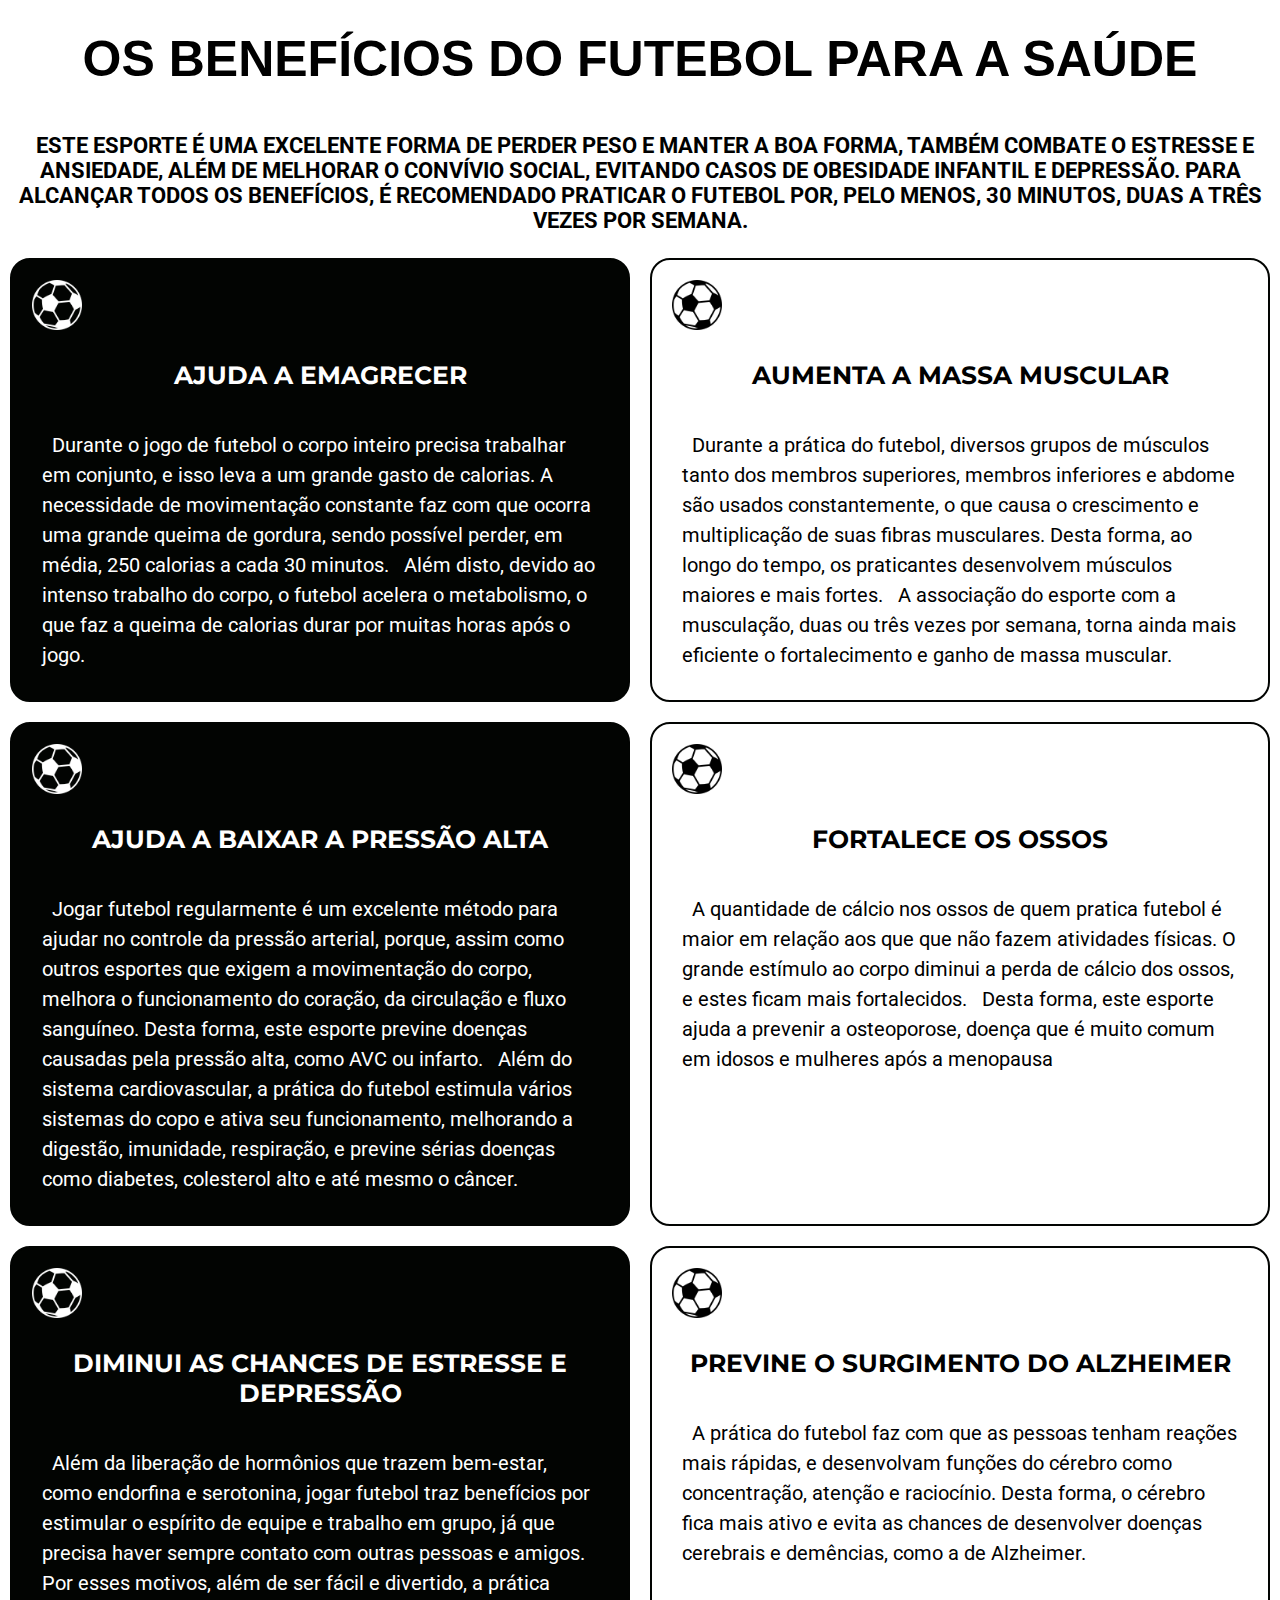
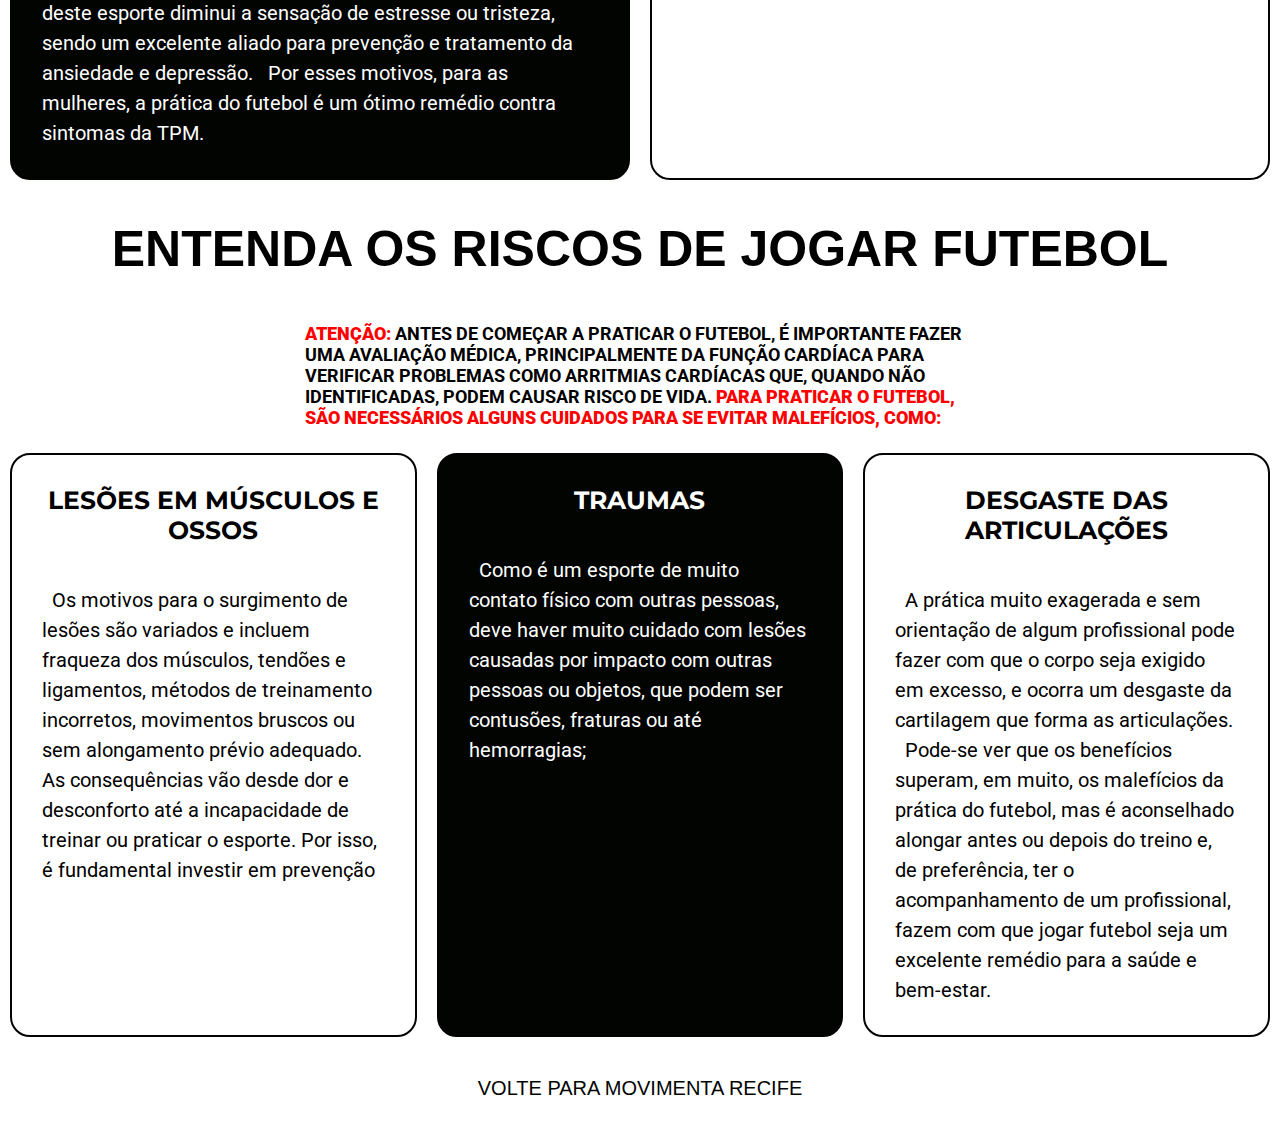
<file: football.html>
<!DOCTYPE html>
<html lang="pt-br">
<head>
    <meta charset="UTF-8">
    <meta http-equiv="X-UA-Compatible" content="IE=edge">
    <meta name="viewport" content="width=device-width, initial-scale=1.0">
    <link rel="stylesheet" href="assets/css/football.css">
    <title>Futebol</title>
</head>
<body>
    <header>
        <h1 class="main-title">Os benefícios do futebol para a saúde</h1>
            <p class="main-text">
                 &nbsp Este esporte é uma excelente forma de perder peso e manter a boa forma, também combate o estresse e ansiedade, além de melhorar o convívio social, evitando casos de obesidade infantil e depressão. Para alcançar todos os benefícios, é recomendado praticar o futebol por, pelo menos, 30 minutos, duas a três vezes por semana.
            </p>
    </header>

    <main>
        <div class="main-container">
            <div class="main-card">
                <div class="main-image">
                    <img src="assets/images/soccer-ball-variant-white.png" alt="ícone de bola" class="main-icon-image">
                </div>
                <h2 class="main-subtitle">Ajuda a emagrecer</h2>

                <p class="main-text-card">
                    &nbsp Durante o jogo de futebol o corpo inteiro precisa trabalhar em conjunto, e isso leva a um grande gasto de calorias. A necessidade de movimentação constante faz com que ocorra uma grande queima de gordura, sendo possível perder, em média, 250 calorias a cada 30 minutos. 

                    &nbsp Além disto, devido ao intenso trabalho do corpo, o futebol acelera o metabolismo, o que faz a queima de calorias durar por muitas horas após o jogo. 
                </p>
            </div>

            <div class="main-card">
                <div class="main-image">
                    <img src="assets/images/soccer-ball-variant.png" alt="ícone de bola" class="main-icon-image">
                </div>
                <h2 class="main-subtitle">Aumenta a massa muscular</h2>

                <p class="main-text-card">
                    &nbsp Durante a prática do futebol, diversos grupos de músculos tanto dos membros superiores, membros inferiores e abdome são usados constantemente, o que causa o crescimento e multiplicação de suas fibras musculares. Desta forma, ao longo do tempo, os praticantes desenvolvem músculos maiores e mais fortes.  

                    &nbsp A associação do esporte com a musculação, duas ou três vezes por semana, torna ainda mais eficiente o fortalecimento e ganho de massa muscular. 
                </p>
            </div>
            <div class="main-card">
                <div class="main-image">
                    <img src="assets/images/soccer-ball-variant-white.png" alt="ícone de bola" class="main-icon-image">
                </div>
                <h2 class="main-subtitle">Ajuda a baixar a pressão alta</h2>

                <p class="main-text-card">
                    &nbsp Jogar futebol regularmente é um excelente método para ajudar no controle da pressão arterial, porque, assim como outros esportes que exigem a movimentação do corpo, melhora o funcionamento do coração, da circulação e fluxo sanguíneo. Desta forma, este esporte previne doenças causadas pela pressão alta, como AVC ou infarto.

                    &nbsp Além do sistema cardiovascular, a prática do futebol estimula vários sistemas do copo e ativa seu funcionamento, melhorando a digestão, imunidade, respiração, e previne sérias doenças como diabetes, colesterol alto e até mesmo o câncer.  
                </p>
            </div>

            <div class="main-card">
                <div class="main-image">
                    <img src="assets/images/soccer-ball-variant.png" alt="ícone de bola" class="main-icon-image">
                </div>
                <h2 class="main-subtitle">Fortalece os ossos</h2>

                <p class="main-text-card">
                    &nbsp A quantidade de cálcio nos ossos de quem pratica futebol é maior em relação aos que que não fazem atividades físicas. O grande estímulo ao corpo diminui a perda de cálcio dos ossos, e estes ficam mais fortalecidos. 

                    &nbsp Desta forma, este esporte ajuda a prevenir a osteoporose, doença que é muito comum em idosos e mulheres após a menopausa 
                </p>
            </div>

            <div class="main-card">
                <div class="main-image">
                    <img src="assets/images/soccer-ball-variant-white.png" alt="ícone de bola" class="main-icon-image">
                </div>
                <h2 class="main-subtitle">Diminui as chances de estresse e depressão</h2>

                <p class="main-text-card">
                    &nbsp Além da liberação de hormônios que trazem bem-estar, como endorfina e serotonina, jogar futebol traz benefícios por estimular o espírito de equipe e trabalho em grupo, já que precisa haver sempre contato com outras pessoas e amigos. Por esses motivos, além de ser fácil e divertido, a prática deste esporte diminui a sensação de estresse ou tristeza, sendo um excelente aliado para prevenção e tratamento da ansiedade e depressão. 

                    &nbsp Por esses motivos, para as mulheres, a prática do futebol é um ótimo remédio contra sintomas da TPM. 
                </p>
            </div>

            <div class="main-card">
                <div class="main-image">
                    <img src="assets/images/soccer-ball-variant.png" alt="ícone de bola" class="main-icon-image">
                </div>
                <h2 class="main-subtitle">Previne o surgimento do Alzheimer</h2>

                <p class="main-text-card">
                    &nbsp A prática do futebol faz com que as pessoas tenham reações mais rápidas, e desenvolvam funções do cérebro como concentração, atenção e raciocínio. Desta forma, o cérebro fica mais ativo e evita as chances de desenvolver doenças cerebrais e demências, como a de Alzheimer.  
                </p>
            </div>
        </div>

        <h1 class="second-title">Entenda os riscos de jogar futebol</h1>
        <div class="atention-box">
            <p class="second-text">
                <strong>ATENÇÃO:</strong> Antes de começar a praticar o futebol, é importante fazer uma avaliação médica, principalmente da função cardíaca para verificar problemas como arritmias cardíacas que, quando não identificadas, podem causar risco de vida.
                <strong>para praticar o futebol, são necessários alguns cuidados para se evitar malefícios, como:</strong>
            </p>
        </div>

        <div class="second-container">
            <div class="second-card">
                <h2 class="second-subtitle">Lesões em músculos e ossos</h2>
                <p class="second-text-card">
                    &nbsp Os motivos para o surgimento de lesões são variados e incluem fraqueza dos músculos, tendões e ligamentos, métodos de treinamento incorretos, movimentos bruscos ou sem alongamento prévio adequado. As consequências vão desde dor e desconforto até a incapacidade de treinar ou praticar o esporte. Por isso, é fundamental investir em prevenção
                </p>
            </div>
            <div class="second-card">
                <h2 class="second-subtitle">Traumas</h2>
                <p class="second-text-card">
                    &nbsp Como é um esporte de muito contato físico com outras pessoas, deve haver muito cuidado com lesões causadas por impacto com outras pessoas ou objetos, que podem ser contusões, fraturas ou até hemorragias;
                </p>
            </div>
            <div class="second-card">
                <h2 class="second-subtitle">Desgaste das articulações</h2>
                <p class="second-text-card">
                    &nbsp A prática muito exagerada e sem orientação de algum profissional pode fazer com que o corpo seja exigido em excesso, e ocorra um desgaste da cartilagem que forma as articulações. 

                    &nbsp Pode-se ver que os benefícios superam, em muito, os malefícios da prática do futebol, mas é aconselhado alongar antes ou depois do treino e, de preferência, ter o acompanhamento de um profissional, fazem com que jogar futebol seja um excelente remédio para a saúde e bem-estar.
                </p>
            </div>
        </div>
    </main>

    <header>
        <div class="come-back">
            <a href="index.html" class="to-main-screen">VOLTE PARA MOVIMENTA RECIFE</a>
        </div>
    </header>
</body>
</html>
</file>
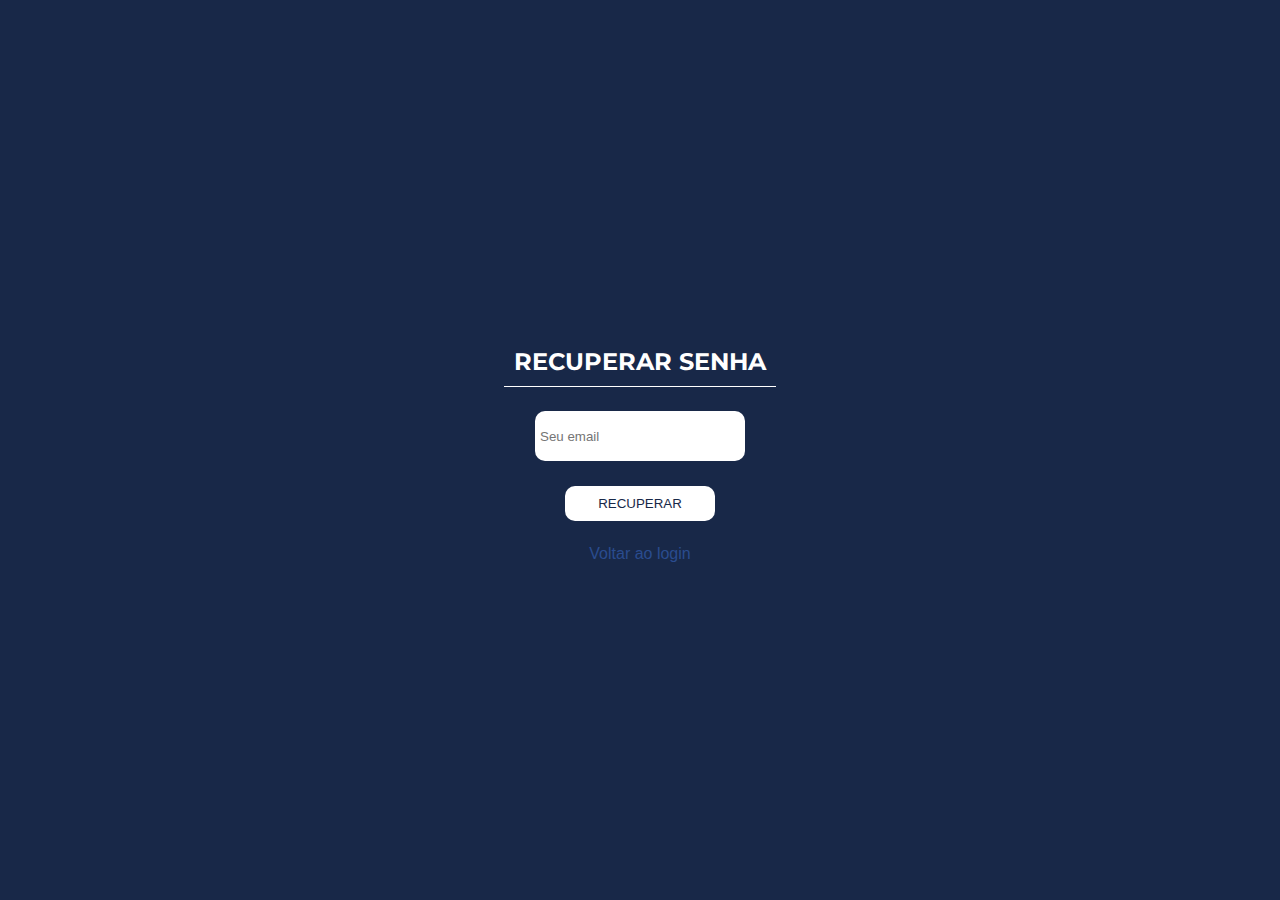
<file: recover.html>
<!DOCTYPE html>
<html lang="pt-br">
<head>
    <meta charset="UTF-8">
    <meta http-equiv="X-UA-Compatible" content="IE=edge">
    <meta name="viewport" content="width=device-width, initial-scale=1.0">
    <link rel="stylesheet" href="assets/css/recover.css">
    <title>Recuperar senha</title>
</head>
<body>
    <div class="recover-box">
        <div class="recover-tittle">
            <h2>Recuperar senha</h2>
        </div>

        <div class="recover-input">
            <input type="email" placeholder="Seu email">
        </div>

        <div class="recover-button">
            <form action="">
                <button>RECUPERAR</button>
            </form>
        </div>

        <div class="recover-login">
            <form action="login.html">
                <a href="login.html">Voltar ao login</a>
            </form>
        </div>
    </div>
</body>
</html>
</file>
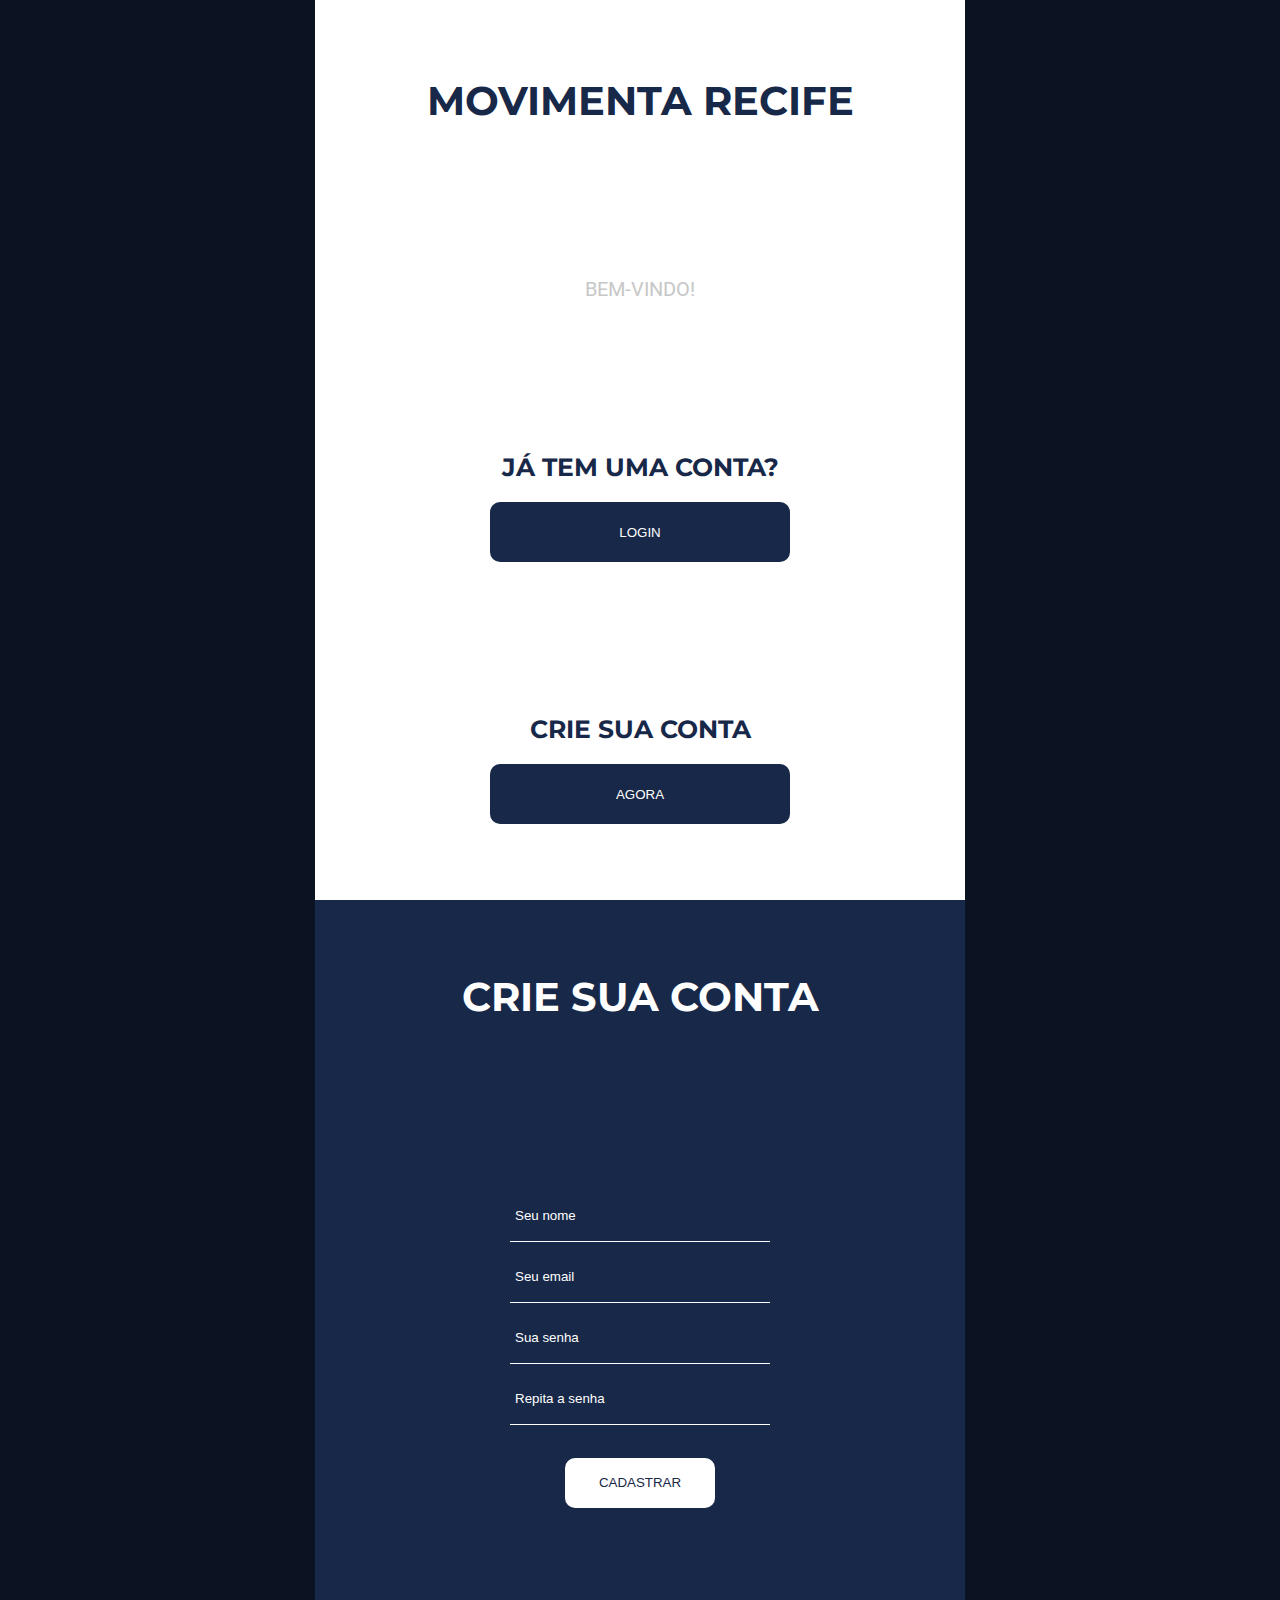
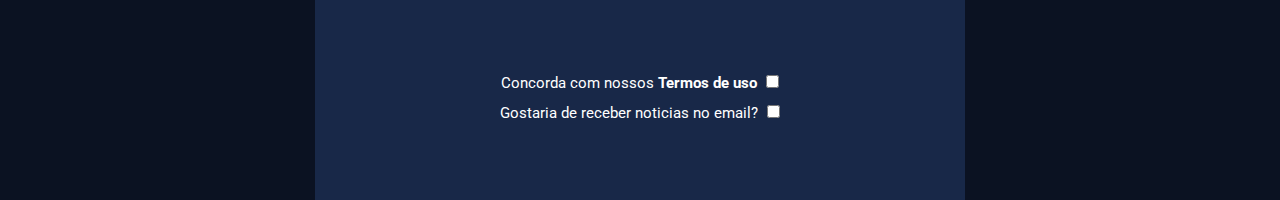
<file: register.html>
<!DOCTYPE html>
<html lang="pt-br">
<head>
    <meta charset="UTF-8">
    <meta http-equiv="X-UA-Compatible" content="IE=edge">
    <meta name="viewport" content="width=device-width, initial-scale=1.0">
    <link rel="stylesheet" href="assets/css/register.css">
    <title>Registro</title>
</head>
<body>
    <div class="register-boxes">
        <aside>
            <div class="welcome-box">
                <div class="welcome-title">
                    <h1>Movimenta Recife</h1>
                </div>
                <div class="welcome-text">
                    <span>Bem-vindo!</span>
                </div>
                <div class="welcome-login">
                    <h2>Já tem uma conta?</h2>
                    <form action="login.html">
                        <button>LOGIN</button>
                    </form>
                </div>

                <div class="welcome-register">
                    <h2>Crie sua conta</h2>
                    <form action="#register">
                        <button>AGORA</button>
                    </form>
                </div>
            </div>
        </aside>

        <div id="register" class="register-box">
            <header>
                <div class="register-header">
                    <h1 class="register-title">CRIE SUA CONTA</h1>
                </div>
            </header>

            <main>
                <div class="register-main">
                    <form action="get">
                        <div class="input-name">
                            <input type="text" placeholder="Seu nome">
                        </div>
                        <div class="input-email">
                            <input type="email" placeholder="Seu email">
                        </div>
                        <div class="input-password">
                            <input type="password" placeholder="Sua senha">
                            <input type="password" placeholder="Repita a senha">
                        </div>
                    </form>
                    <div class="register-button">
                        <form action="index.html">
                            <button type="submit">CADASTRAR</button>
                        </form>
                    </div>
                </div>

                <div class="register-login">
                    <span>Já tem uma conta?</span>
                    <a href="login.html">LOGIN</a>
                </div>
            </main>

            <footer>
                <div class="register-footer">
                    <div class="register-checkbox">
                        <div class="terms-checkbox">
                            <span>Concorda com nossos <strong>Termos de uso</strong></span> <input type="checkbox">
                        </div>
                        <div class="notice-checkbox">
                            <span>Gostaria de receber noticias no email? </span> <input type="checkbox">
                        </div>
                    </div>
                </div>
            </footer>
        </div>
    </div>
</body>
</html>
</file>
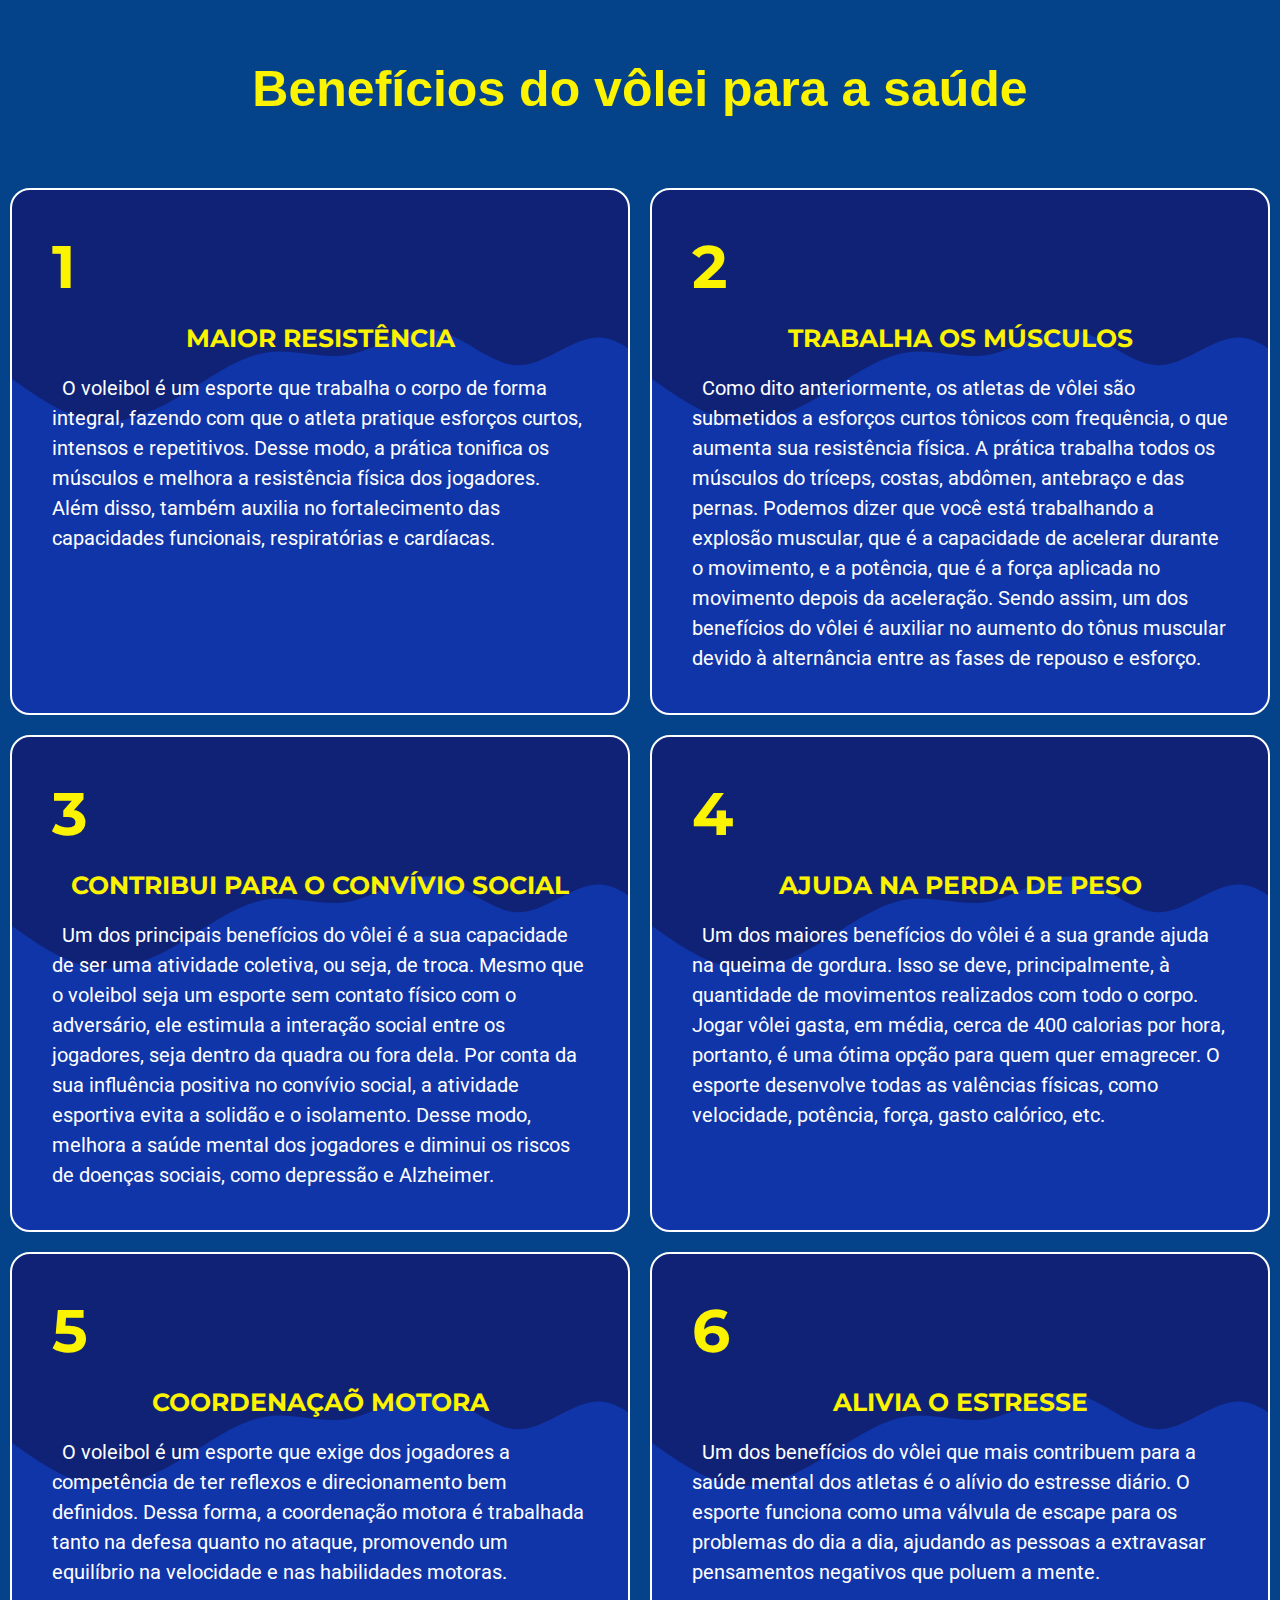
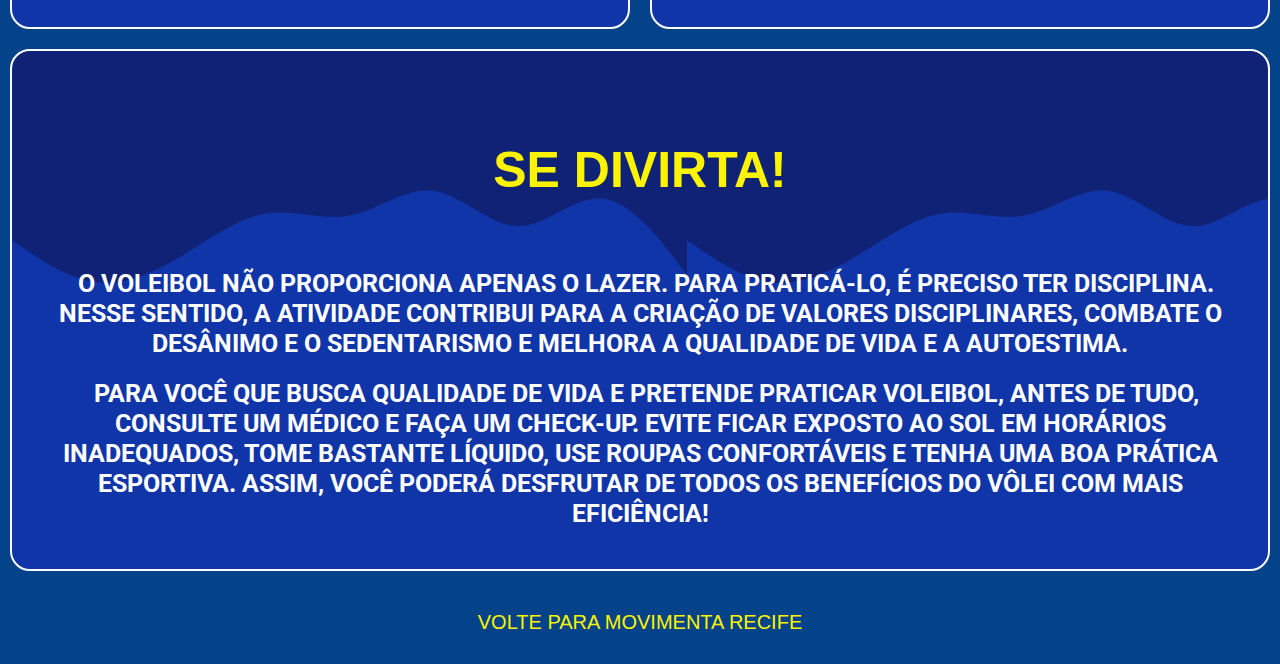
<file: volleyball.html>
<!DOCTYPE html>
<html lang="pt-br">
<head>
    <meta charset="UTF-8">
    <meta http-equiv="X-UA-Compatible" content="IE=edge">
    <meta name="viewport" content="width=device-width, initial-scale=1.0">
    <link rel="stylesheet" href="assets/css/volleyball.css">
    <title>Vôlei</title>
</head>
<body>
    <header>
        <h1 class="main-title">
            Benefícios do vôlei para a saúde
        </h1>
    </header>

    <main>
        <div class="content-container">
            <div class="main-container">
                <div class="main-card">
                    <h2 class="number">1</h2>
                    <h3 class="main-subtitle">Maior resistência</h3>

                    <p class="main-text">
                        &nbsp O voleibol é um esporte que trabalha o corpo de forma integral, fazendo com que o atleta pratique esforços curtos, intensos e repetitivos. Desse modo, a prática tonifica os músculos e melhora a resistência física dos jogadores. Além disso, também auxilia no fortalecimento das capacidades funcionais, respiratórias e cardíacas.
                    </p>
                </div>
                <div class="main-card">
                    <h2 class="number">2</h2>
                    <h3 class="main-subtitle">Trabalha os músculos</h3>

                    <p class="main-text">
                        &nbsp Como dito anteriormente, os atletas de vôlei são submetidos a esforços curtos tônicos com frequência, o que aumenta sua resistência física. A prática trabalha todos os músculos do tríceps, costas, abdômen, antebraço e das pernas. Podemos dizer que você está trabalhando a explosão muscular, que é a capacidade de acelerar durante o movimento, e a potência, que é a força aplicada no movimento depois da aceleração. Sendo assim, um dos benefícios do vôlei é auxiliar no aumento do tônus muscular devido à alternância entre as fases de repouso e esforço.
                    </p>
                </div>
                <div class="main-card">
                    <h2 class="number">3</h2>
                    <h3 class="main-subtitle">Contribui para o convívio social</h3>

                    <p class="main-text">
                        &nbsp Um dos principais benefícios do vôlei é a sua capacidade de ser uma atividade coletiva, ou seja, de troca. Mesmo que o voleibol seja um esporte sem contato físico com o adversário, ele estimula a interação social entre os jogadores, seja dentro da quadra ou fora dela.
                        Por conta da sua influência positiva no convívio social, a atividade esportiva evita a solidão e o isolamento. Desse modo, melhora a saúde mental dos jogadores e diminui os riscos de doenças sociais, como depressão e Alzheimer.
                    </p>
                </div>
                <div class="main-card">
                    <h2 class="number">4</h2>
                    <h3 class="main-subtitle">Ajuda na perda de peso</h3>

                    <p class="main-text">
                        &nbsp Um dos maiores benefícios do vôlei é a sua grande ajuda na queima de gordura. Isso se deve, principalmente, à quantidade de movimentos realizados com todo o corpo.
                        Jogar vôlei gasta, em média, cerca de 400 calorias por hora, portanto, é uma ótima opção para quem quer emagrecer. O esporte desenvolve todas as valências físicas, como velocidade, potência, força, gasto calórico, etc.
                    </p>
                </div>
            
                <div class="main-card">
                    <h2 class="number">5</h2>
                    <h3 class="main-subtitle">Coordenaçaõ motora</h3>

                    <p class="main-text">
                        &nbsp O voleibol é um esporte que exige dos jogadores a competência de ter reflexos e direcionamento bem definidos. Dessa forma, a coordenação motora é trabalhada tanto na defesa quanto no ataque, promovendo um equilíbrio na velocidade e nas habilidades motoras.
                    </p>
                </div>
                <div class="main-card">
                    <h2 class="number">6</h2>
                    <h3 class="main-subtitle">Alivia o estresse</h3>

                    <p class="main-text">
                        &nbsp Um dos benefícios do vôlei que mais contribuem para a saúde mental dos atletas é o alívio do estresse diário. O esporte funciona como uma válvula de escape para os problemas do dia a dia, ajudando as pessoas a extravasar pensamentos negativos que poluem a mente.
                    </p>
                </div>
            </div>
            <div class="second-container">
                <div class="second-card">
                    <h2 class="second-title">Se divirta!</h2>
                    <p class="second-text">
                        &nbsp O voleibol não proporciona apenas o lazer. Para praticá-lo, é preciso ter disciplina. Nesse sentido, a atividade contribui para a criação de valores disciplinares, combate o desânimo e o sedentarismo e melhora a qualidade de vida e a autoestima.
                    </p>
                    <p class="second-text">
                        &nbsp Para você que busca qualidade de vida e pretende praticar voleibol, antes de tudo, consulte um médico e faça um check-up. Evite ficar exposto ao sol em horários inadequados, tome bastante líquido, use roupas confortáveis e tenha uma boa prática esportiva. Assim, você poderá desfrutar de todos os benefícios do vôlei com mais eficiência!
                    </p>
                </div>
            </div>
        </div>
    </main>

    <header>
        <div class="come-back">
            <a href="index.html" class="to-main-screen">VOLTE PARA MOVIMENTA RECIFE</a>
        </div>
    </header>
</body>
</html>
</file>
<file: assets/css/football.css>
/* Fontes utilizadas no site */

/* font-family: 'Montserrat', sans-serif;
font-family: 'Roboto', sans-serif;
font-family: 'Permanent Marker', sans-serif; */

@import url('https://fonts.googleapis.com/css2?family=Montserrat:wght@900&family=Open+Sans:wght@400;700&family=Permanent+Marker&family=Roboto&display=swap');

* {
    margin: 0; 
    padding: 0;
    box-sizing: border-box;
}

html {
    font-size: 62.5%;
}

h2,
h3 {
    font-family: 'Montserrat', sans-serif;
    text-transform: uppercase;
}

p {
    font-size: 2rem;
    font-family: 'Roboto', sans-serif;
}

.main-title,
.second-title {
    font-family: 'Permanent Marker', sans-serif;
    font-size: 5rem;
    text-transform: uppercase;
    text-align: center;

    padding: 30px;
}

.main-text,
.second-text {
    font-size: 2.2rem;
    font-weight: bold;
    text-align: center;
    text-transform: uppercase;

    padding: 15px;
}   

.main-container {
    display: grid;
    grid-template-columns: repeat(auto-fit, minmax(500px, 1fr));
}

.main-card,
.second-card {
    border: 2px solid #020402;
    border-radius: 20px;
    margin: 10px;
    padding: 10px;
}

.main-card:nth-child(odd),
.second-card:nth-child(2n) {
    background-color: #020402;
    color: #fff;
}

.main-image {
    max-width: 50px;
    max-height: 50px;
    margin: 10px;
}

.main-icon-image {
    max-width: 100%;
}

.main-subtitle,
.second-subtitle {
    text-align: center;
    font-size: 2.5rem;
    padding: 20px;
}

.main-text-card,
.second-text-card {
    padding: 20px;
    line-height: 3rem;
}

.atention-box {
    display: flex;
    align-items: center;
    justify-content: center;
}

.second-text {
    width: 700px;
    font-size: 1.8rem;
    text-align: left;
}

strong {
    color: red;
}

.second-container {
    display: grid;
    grid-template-columns: repeat(auto-fit, minmax(400px, 1fr));
}

.come-back {
    display: flex;
    justify-content: center;
}

.to-main-screen {
    padding: 30px;

    display: inline-block;
    color: #020402;

    font-family: 'Permanent Marker', sans-serif;
    font-size: 2rem;
    text-decoration: none;
}

.to-main-screen:hover {
    opacity: 0.5;
    text-decoration: underline;
}

@media (max-width: 750px) {
    .main-text {
        font-size: 1.8rem;
        text-align: left;
    }
}

@media (max-width: 630px) {
    .main-title,
    .second-title {
        font-size: 4rem;
    }
}

@media (max-width: 600px) {
    .main-text,
    .second-text {
        font-size: 1.5rem;
    }
}

@media (max-width: 500px) {
    .main-container {
        display: grid;
        grid-template-columns: repeat(auto-fit, minmax(350px, 1fr));
    }

    .main-title,
    .second-title {
        font-size: 3rem;
    }

    .main-subtitle,
    .second-subtitle {
        font-size: 1.8rem;
    }

    .main-text-card,
    .second-text-card,
    .second-subtitle {
        padding: 5px;
        font-size: 1.7rem;
    }

    .to-main-screen {
        padding: 20px;
        font-size: 1.8rem;
    }
}

@media (max-width: 400px) {
    .main-container,
    .second-container {
        display: grid;
        grid-template-columns: repeat(auto-fit, minmax(300px, 1fr));
    }
}
</file>
<file: assets/css/recover.css>
/* Fonte utilizada */

/* font-family: 'Montserrat', sans-serif;
font-family: 'Roboto', sans-serif; */

@import url('https://fonts.googleapis.com/css2?family=Montserrat:wght@900&family=Open+Sans:wght@400;700&display=swap');

* {
    padding: 0;
    margin: 0;
}

body {
    display: flex;
    justify-content: center;
    align-items: center;
    min-width: 100vw;
    min-height: 100vh;
    color: white;
    font-family: 'Roboto', sans-serif;
    background-color: #182848;
}

.recover-box {
    width: 400px;
    height: 250px;
    background-color: #182848;
    display: flex;
    flex-direction: column;
    justify-content: space-around;
    align-items: center;
}

.recover-tittle {
    text-transform: uppercase;
    font-family: 'Montserrat';
    border-bottom: 1px solid white;
    padding: 10px;
}

.recover-input input {
    width: 200px;
    height: 40px;
    padding: 5px;
    border-radius: 10px;
    border: none;
    color: #182848;
}

.recover-input input:hover {
    background-color: lightgray;
}

.recover-button button {
    width: 150px;
    height: 35px;
    border-radius: 10px;
    border: none;
    cursor: pointer;
    background-color: white;
    color: #182848;
}

.recover-button button:hover {
    background-color: lightgray;
}

.recover-login a {
    text-decoration: none;
    color: #2a4c8f;
}

.recover-login a:hover {
    text-decoration: underline;
    color: #5889eb;
}
</file>
<file: assets/css/register.css>
/* Fontes utilizadas no site */

/* font-family: 'Montserrat', sans-serif;
font-family: 'Roboto', sans-serif; */

@import url('https://fonts.googleapis.com/css2?family=Montserrat:wght@900&family=Open+Sans:wght@400;700&family=Roboto&display=swap');

* {
    padding: 0;
    margin: 0;
}

html {
    font-size: 62.5%;
    scroll-behavior: smooth;
}

body {
    font-family: 'Roboto';
    font-size: 1.5rem;
    color: white;
    background-color: #0b1222;
}

h1 {
    font-family: 'Montserrat';
    font-size: 4rem;
    text-transform: uppercase;
}

h2 {
    font-family: 'Montserrat';
    font-size: 2.5rem;
    text-transform: uppercase;
}

/* Separação das caixas*/

.register-boxes {
    display: grid;
    grid-template-columns: repeat(auto-fit, minmax(650px, 1fr));
    place-items: center;
}

/* Caixa de bem-vindo */

.welcome-box {
    width: 650px;
    min-height: 100vh;
    background-color: white;
    color: #182848;
    display: flex; 
    flex-direction: column;
    justify-content: space-around;
    align-items: center;
}

.welcome-tittle {
    text-align: center;
    font-family: 'Montserrat';
    font-size: 4rem;
    text-transform: uppercase;
}

.welcome-text {
    text-align: center;
    font-family: 'Roboto';
    font-size: 2rem;
    text-transform: uppercase;
    color: rgb(199, 199, 199);
}

.welcome-text:hover {
    cursor: default;
    color: #182848;
}

.welcome-login {
    text-align: center;
    font-family: 'Roboto';
    font-size: 3rem;
    text-transform: uppercase;
}

.welcome-login button {
    width: 300px;
    height: 60px;
    padding: 10px;
    border: none;
    background-color: #182848;
    color: white;
    border-radius: 10px;
    margin-top: 20px;
    cursor: pointer;
}

.welcome-login button:hover {
    background-color: #fff;
    color: #182848;
    border: 1px solid #182848;
}

.welcome-register {
    text-align: center;
    display: none;
}

.welcome-register button {
    width: 300px;
    height: 60px;
    padding: 10px;
    border: none;
    background-color: #182848;
    color: white;
    border-radius: 10px;
    margin-top: 20px;
    cursor: pointer;
}

.welcome-register button:hover {
    background-color: #fff;
    color: #182848;
    border: 1px solid #182848;
}

/* Caixa de registro */

.register-box {
    display: flex;
    flex-direction: column;
    justify-content: space-around;
    align-items: center;
    width: 650px;
    min-height: 100vh;
    background-color: #182848;
}

.register-tittle {
    margin-top: 50px;
}


.register-main {
    display: flex;
    flex-direction: column; 
    align-items: center;
    justify-content: space-around;
    height: 350px;
    padding: 5px;
}

.input-password {
    display: flex;
    flex-direction: column;
}

.register-main input {
    width: 250px;
    height: 40px;
    padding: 5px;
    margin-top: 10px;
    border: none;
    border-bottom: 1px solid white;
    background-color: #182848;
    color: white;
}

.register-main input:hover {
    background-color: #29406e;
}

.register-main input::placeholder {
    color: white;
}

.register-button button{
    width: 150px;
    height: 50px;
    padding: 10px;
    border-radius: 10px;
    margin-top: 10px;
    cursor: pointer;
    border: none;
    background-color: white;
    color: #182848;
}

.register-button button:hover {
    background-color: #182848;
    color: #fff;
    border: 1px solid #fff;
}

.register-login {
    font-size: 1.7rem;
    display: flex;
    flex-direction: column;
    align-items: center;
    justify-content: center;
    gap: 10px;
    margin-top: 20px;
    display: none;
}

.register-login a {
    font-size: 1.5rem;
    padding: 10px 20px;
    background-color: #fff;
    border-radius: 10px;
    color: #182848;
    text-decoration: none;
    display: block;
    border: 1px solid #182848;
}

.register-login a:hover {
    background-color: #182848;
    color: #fff;
    border: 1px solid #fff;
}

.register-checkbox {
    display: flex;
    flex-direction: column;
    justify-content: space-around;
    align-items: center;
    height: 60px;
}

.register-checkbox span {
    margin-right: 5px;
}

/* Responsividade */

@media (max-width: 1299px) {
    .welcome-register {
        display: block;
    }
}

@media (max-width: 650px) {
    .welcome-box {
        display: none;
    }

    .register-boxes {
        width: 100%;
        justify-content: center;
    }

    .register-box {
        width: 500px;
    }

    .register-title {
        text-align: center;
        font-size: 3rem;
    }

    .register-login {
        display: flex;
    }
}

@media (max-width: 500px) {
    .register-box {
        width: 400px;
    }
}

 @media (max-width: 400px) {
    .register-box {
        width: 320px;
    }
}
</file>
<file: assets/css/volleyball.css>
/* Fontes utilizadas no site */

/* font-family: 'Montserrat', sans-serif;
font-family: 'Roboto', sans-serif;
font-family: 'Permanent Marker', sans-serif; */

@import url('https://fonts.googleapis.com/css2?family=Montserrat:wght@900&family=Open+Sans:wght@400;700&family=Permanent+Marker&family=Roboto&display=swap');

* {
    padding: 0;
    margin: 0;
    box-sizing: border-box;
}

html {
    font-size: 62.5%;
}

h2,
h3 {
    font-family: 'Montserrat', sans-serif;
    text-transform: uppercase;
}

p {
    font-size: 2rem;
    font-family: 'Roboto', sans-serif;
}

body {
    background-color: #044389;
}

.main-title,
.second-title {
    font-size: 5rem;
    padding: 60px;
    text-align: center;
    color: #FCF300;
    font-family: 'Permanent Marker', sans-serif;
}

.main-container,
.second-container {
    display: grid;
    grid-template-columns: repeat(auto-fit, minmax(500px, 1fr));
}

.main-card,
.second-card {
    border: 2px solid #fff;
    border-radius: 20px;

    padding: 30px;
    margin: 10px;

    background-image: url("../images/wave-haikei.svg");
    background-position: top 100px;
}

.number {
    font-size: 6rem;
    padding: 10px;
    color: #FCF300;
}

.main-subtitle {
    font-size: 2.5rem;
    padding: 10px;
    text-align: center;
    color: #FCF300;
}

.main-text,
.second-text {
    padding: 10px;
    line-height: 3rem;
    color: #fff;
}

.second-text {
    font-size: 2.5rem;
    text-transform: uppercase;
    font-weight: bolder;
    text-align: center;
}

.come-back {
    display: flex;
    justify-content: center;
}

.to-main-screen {
    padding: 30px;

    display: inline-block;
    color: #FCF300;

    font-family: 'Permanent Marker', sans-serif;
    font-size: 2rem;
    text-decoration: none;
}

.to-main-screen:hover {
    opacity: 0.5;
    text-decoration: underline;
}

/* Responsividade */

@media (max-width: 680px) {
    .second-text {
        font-size: 2rem;
        text-align: left;
    }
}

@media (max-width: 750px) {
    .main-title,
    .second-title {
        font-size: 4rem;
    }

    .second-text {
        font-size: 2rem;
    }
}

@media (max-width: 560px) {
    .main-title,
    .second-title {
        font-size: 3.5rem;
    }

    .second-text {
        font-size: 1.8rem;
    }

    .to-main-screen {
        font-size: 1.8rem;
    }
}

@media (max-width: 500px) {
    p {
        font-size: 1.8rem;
    }

    .main-container,
    .second-container {
        display: grid;
        grid-template-columns: repeat(auto-fit, minmax(300px, 1fr));
    }

    .main-subtitle {
        font-size: 2.2rem;
    }

    .second-text {
        font-size: 1.5rem;
    }

    .number {
        font-size: 4.5rem;
    }
}

@media (max-width: 410px) {
    .main-title,
    .second-title {
        font-size: 3rem;
    }

    .second-text {
        font-size: 1.3rem;
    }

    .to-main-screen {
        padding: 20px;
        font-size: 1.5rem;
    }
}
</file>
